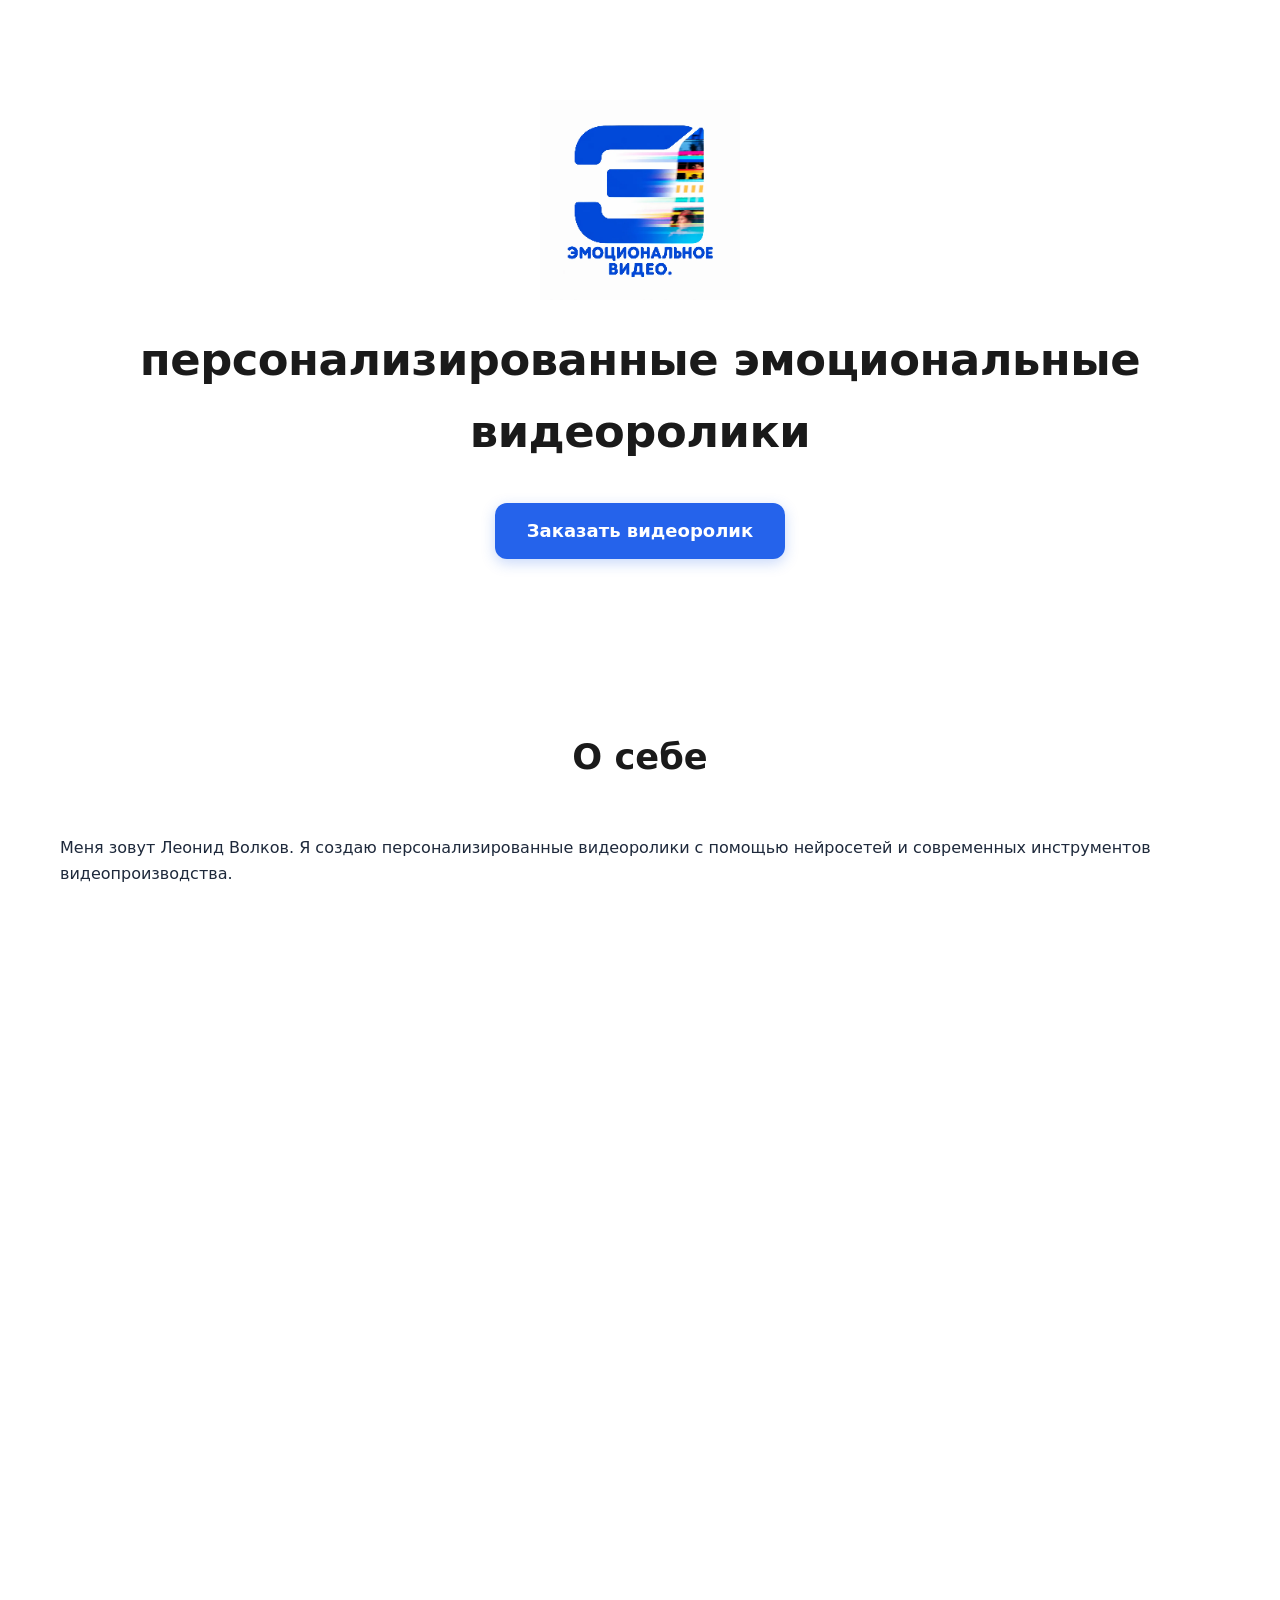
<file: index.html>
<!DOCTYPE html>
<html lang="ru">
<head>
  <meta charset="UTF-8" />
  <meta name="viewport" content="width=device-width, initial-scale=1.0"/>
  <title>Леонид Волков — Эмоциональное видео</title>
  <!-- style.css оставляем на случай, если там есть что-то важное -->
  <link rel="stylesheet" href="style.css" />
  <style>
    /* Базовые сбросы и гарантия скролла */
    html, body {
      height: 100%;
      margin: 0;
      padding: 0;
      overflow: auto; /* Гарантирует, что страница скроллится */
    }
    body {
      font-family: system-ui, -apple-system, Segoe UI, Roboto, Helvetica, Arial, sans-serif;
      color: #1e293b;
      background-color: #ffffff;
    }

    .container {
      max-width: 1200px;
      margin: 0 auto;
      padding: 0 20px;
    }

    .section {
      padding: 70px 0;
    }

    .hero {
      padding: 100px 0;
      text-align: center;
    }

    .btn-inline {
      display: inline-block;
      padding: 16px 32px;
      background-color: #2563eb;
      color: #ffffff !important;
      text-decoration: none;
      border-radius: 12px;
      font-weight: 600;
      text-align: center;
      box-shadow: 0 4px 14px rgba(37, 99, 235, 0.25);
      transition: all 0.3s ease;
      border: none;
      cursor: pointer;
      font-size: 18px;
      line-height: 1.3;
    }

    .btn-inline:hover {
      background-color: #1d4ed8;
      transform: translateY(-2px);
      box-shadow: 0 8px 20px rgba(37, 99, 235, 0.3);
    }

    .btn-inline.secondary {
      background-color: #f1f5f9;
      color: #1e293b !important;
    }

    .btn-inline.secondary:hover {
      background-color: #e2e8f0;
    }

    .portfolio-grid {
      display: grid;
      grid-template-columns: repeat(auto-fit, minmax(300px, 1fr));
      gap: 30px;
      margin-top: 30px;
      /* Явно задаём минимальную высоту, чтобы блок не схлопывался */
      min-height: 200px;
    }

    .portfolio-card {
      border: 1px solid #e2e8f0;
      padding: 24px;
      border-radius: 12px;
      background: #ffffff;
      /* Гарантируем, что карточка не схлопнется */
      min-height: 240px;
      display: flex;
      flex-direction: column;
      justify-content: space-between;
    }

    .cta-block {
      margin-top: 40px;
      text-align: center;
    }

    .pricing-wrapper {
      text-align: center;
      /* Уменьшили паддинг, чтобы блок не «ломал» высоту и не перекрывался */
      padding: 60px 20px;
      background-color: #ffffff;
      min-height: 200px;
    }

    .pricing-wrapper .btn-inline {
      padding: 20px 40px;
      font-size: 20px;
      border-radius: 12px;
    }

    .pricing-subtitle {
      margin-top: 24px;
      font-size: 18px;
      color: #64748b;
      font-weight: 400;
    }

    .services-list {
      list-style: none;
      padding: 0;
      margin: 24px 0;
    }

    .services-list li {
      margin-bottom: 12px;
      display: flex;
      align-items: flex-start;
    }

    .services-list li::before {
      content: "◆";
      margin-right: 10px;
      color: #2563eb;
      font-weight: bold;
    }
  </style>
</head>
<body>
  <header class="hero">
    <div class="container hero-content">
      <a href="/" class="logo-link">
        <img src="logo.png" alt="Логотип Эмоциональное видео" class="logo" />
      </a>
      <h1 class="hero-title">персонализированные эмоциональные видеоролики</h1>
     
      <!-- Рабочая ссылка на форму заказа -->
      <a href="https://emotion-vid-form.vercel.app/" target="_blank" rel="noopener noreferrer" class="btn-inline">Заказать видеоролик</a>
    </div>
  </header>

  <main class="container">
    <section id="about" class="section">
      <h2>О себе</h2>
      <p>Меня зовут Леонид Волков. Я создаю персонализированные видеоролики с помощью нейросетей и современных инструментов видеопроизводства.</p>
    </section>

    <section id="services" class="section">
      <h2>Что я делаю?</h2>
      <ul class="services-list">
        <li>Погружаю вас в любимые фильмы, сериалы и мультфильмы — станьте частью культовых сцен.</li>
        <li>Создаю реалистичный липсинк (Lip Sync) — синхронизацию движения губ с речью или песней.</li>
        <li>Делаю инфографику и анимацию для бизнеса и личных проектов.</li>
        <li>Пишу стихи, создаю музыку и превращаю идеи в уникальные видеоролики.</li>
      </ul>
      <div class="cta-block">
        <!-- Рабочая ссылка на форму заказа -->
        <a href="https://emotion-vid-form.vercel.app/" target="_blank" rel="noopener noreferrer" class="btn-inline">Заказать видеоролик</a>
      </div>
    </section>

    <section id="portfolio" class="section">
      <h2>Примеры работ</h2>
      <div class="portfolio-grid">
        <article class="portfolio-card">
          <div>
            <h3>Липсинк с голосом Жириновского В.В.</h3>
            <p>Реалистичная синхронизация губ под архивную речь. Использованы нейросети для ресинтеза голоса и ручная доводка ключевых кадров.</p>
          </div>
          <div style="margin-top: 20px;">
            <a href="https://disk.yandex.ru/i/XVsx-umc2unrLg" target="_blank" rel="noopener noreferrer" class="btn-inline secondary">Смотреть пример</a>
          </div>
        </article>
        <article class="portfolio-card">
          <div>
            <h3>Погружение в фильм</h3>
            <p>Я в фильме «Любовь и голуби». Генерация кадров в стиле фильма, композитинг, цветокоррекция под референс.</p>
          </div>
          <div style="margin-top: 20px;">
            <a href="https://disk.yandex.ru/i/4N3-dOm4tUbSUQ" target="_blank" rel="noopener noreferrer" class="btn-inline secondary">Смотреть пример</a>
          </div>
        </article>
        <article class="portfolio-card">
          <div>
            <h3>Стихи, вокал, музыка, липсинк и видеомонтаж</h3>
            <p>Полный цикл: написание текста, генерация музыки, запись вокала, липсинк и монтаж под единый стиль проекта.</p>
          </div>
          <div style="margin-top: 20px;">
            <a href="https://disk.yandex.ru/i/h8XkoGeru8q1Rg" target="_blank" rel="noopener noreferrer" class="btn-inline secondary">Смотреть пример</a>
          </div>
        </article>
      </div>

      <div class="cta-block">
        <!-- ИЗМЕНЕНИЕ: кнопка теперь ведёт на faq.html -->
        <a href="faq.html" class="btn-inline">Частые вопросы и ответы</a>
      </div>
    </section>

    <section id="pricing" class="pricing-wrapper">
      <a href="https://disk.yandex.ru/i/L6-0BLLnjl2rQQ" target="_blank" rel="noopener noreferrer" class="btn-inline">Тарифы</a>
      <p class="pricing-subtitle"></p>
    </section>
  </main>

  <footer>
    <div class="container">
      <p>Леонид Волков — AI‑ролики и видеомонтаж</p>
    </div>
  </footer>
</body>
</html>
</file>
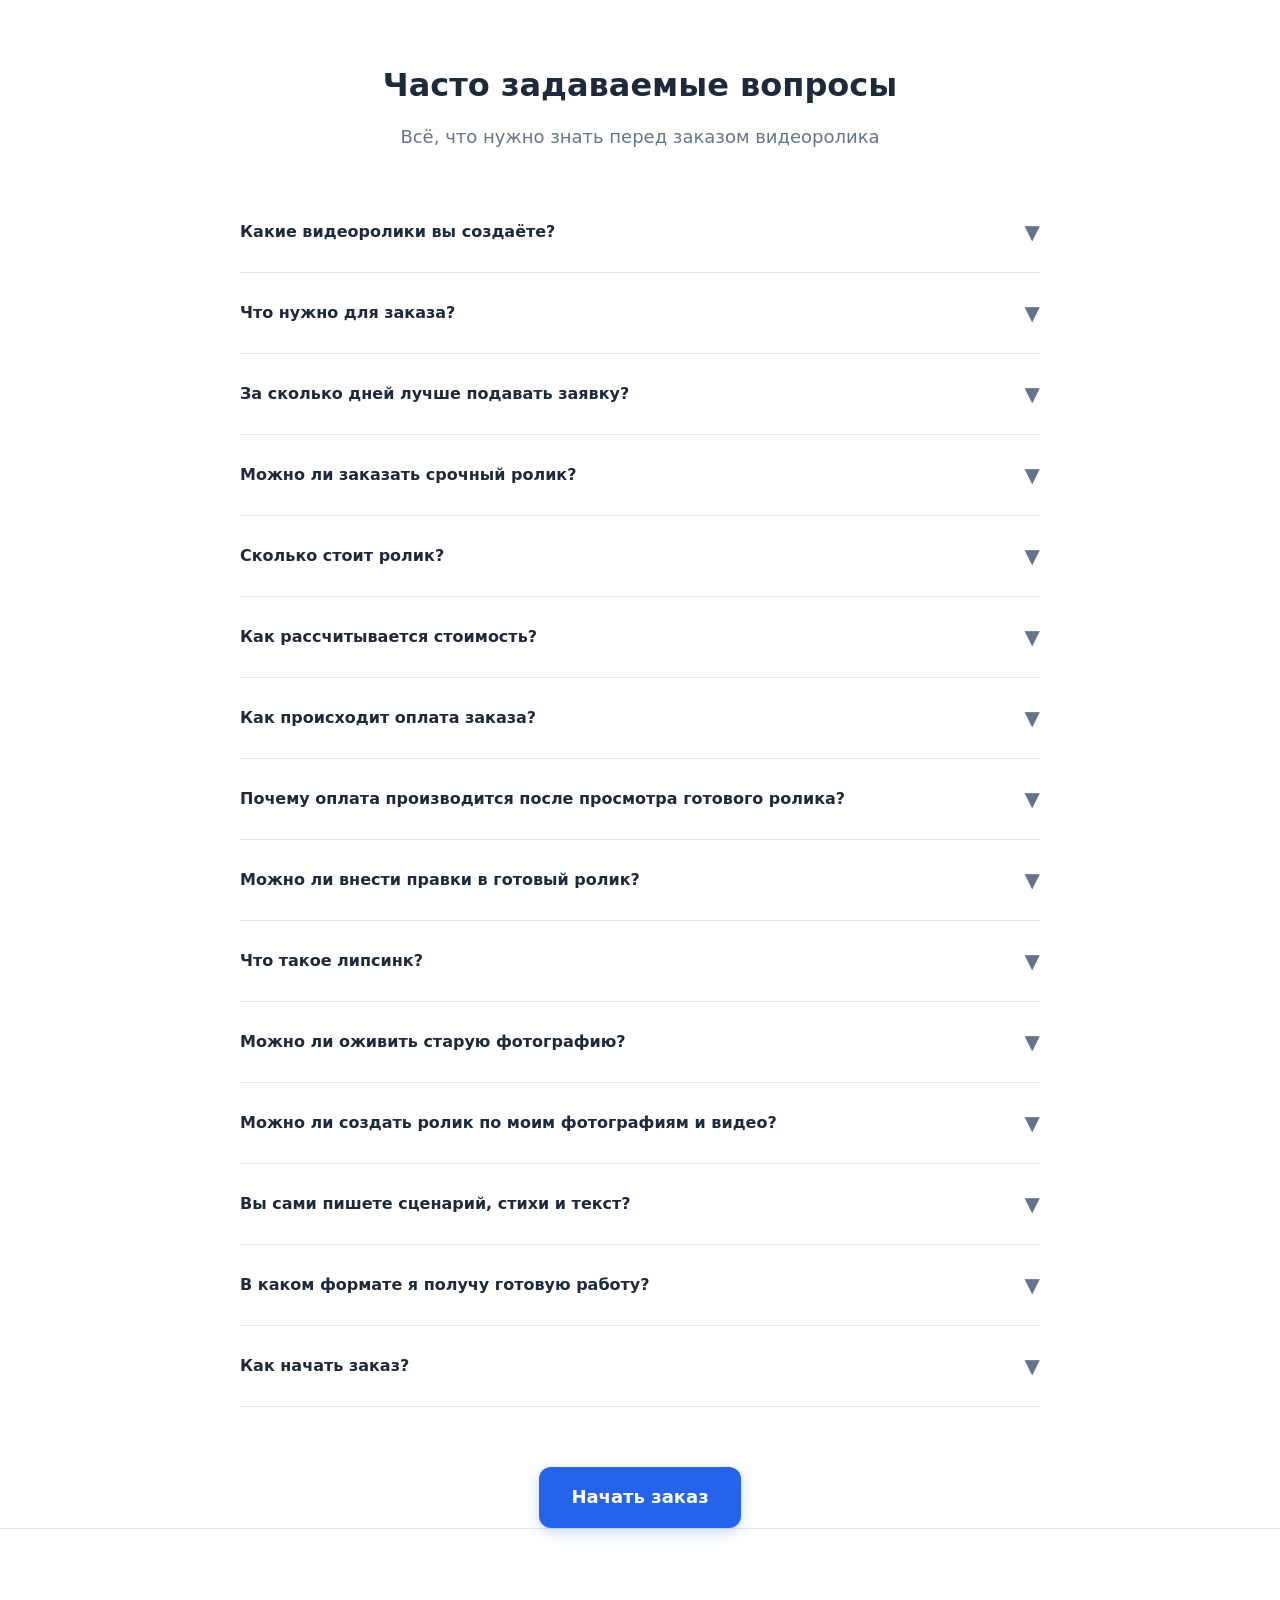
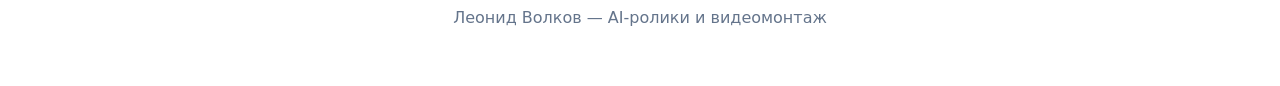
<file: faq.html>
<!DOCTYPE html>
<html lang="ru">
<head>
  <meta charset="UTF-8" />
  <meta name="viewport" content="width=device-width, initial-scale=1.0"/>
  <title>FAQ — Леонид Волков | AI‑ролики и видеомонтаж</title>
  <style>
    :root {
      --primary: #2563eb;
      --primary-hover: #1d4ed8;
      --bg: #ffffff;
      --text: #1e293b;
      --text-secondary: #64748b;
      --border: #e2e8f0;
      --container-max-width: 800px;
    }

    body {
      margin: 0;
      font-family: system-ui, -apple-system, Segoe UI, Roboto, Helvetica, Arial, sans-serif;
      color: var(--text);
      background-color: var(--bg);
      line-height: 1.6;
    }

    .container {
      max-width: var(--container-max-width);
      margin: 0 auto;
      padding: 0 20px;
    }

    header {
      padding: 60px 0 40px;
      text-align: center;
    }

    h1 {
      margin: 0 0 12px;
      font-size: 32px;
      color: var(--text);
    }

    .subtitle {
      margin: 0;
      color: var(--text-secondary);
      font-size: 18px;
    }

    .faq-list {
      list-style: none;
      padding: 0;
      margin: 0;
    }

    .faq-item {
      border-bottom: 1px solid var(--border);
    }

    .faq-question {
      display: flex;
      justify-content: space-between;
      align-items: center;
      padding: 24px 0;
      cursor: pointer;
      font-weight: 600;
      color: var(--text);
      transition: color 0.2s;
    }

    .faq-question:hover {
      color: var(--primary);
    }

    .faq-icon {
      font-size: 20px;
      color: var(--text-secondary);
      transition: transform 0.3s ease;
    }

    .faq-item.open .faq-icon {
      transform: rotate(180deg);
    }

    .faq-answer {
      max-height: 0;
      overflow: hidden;
      opacity: 0;
      transition: max-height 0.3s ease, opacity 0.3s ease;
      padding-bottom: 0;
    }

    .faq-item.open .faq-answer {
      max-height: 1000px;
      opacity: 1;
      padding-bottom: 24px;
    }

    .faq-answer p {
      margin: 0 0 12px;
      color: var(--text);
    }

    .faq-answer ul {
      margin: 0 0 12px;
      padding-left: 20px;
    }

    .faq-answer li {
      margin-bottom: 6px;
    }

    .cta-block {
      margin-top: 60px;
      text-align: center;
    }

    .btn-inline {
      display: inline-block;
      padding: 16px 32px;
      background-color: var(--primary);
      color: #ffffff !important;
      text-decoration: none;
      border-radius: 12px;
      font-weight: 600;
      box-shadow: 0 4px 14px rgba(37, 99, 235, 0.25);
      transition: all 0.3s ease;
      font-size: 18px;
    }

    .btn-inline:hover {
      background-color: var(--primary-hover);
      transform: translateY(-2px);
      box-shadow: 0 8px 20px rgba(37, 99, 235, 0.3);
    }

    footer {
      padding: 60px 0 40px;
      text-align: center;
      color: var(--text-secondary);
      border-top: 1px solid var(--border);
    }

    @media (max-width: 600px) {
      h1 { font-size: 28px; }
      .faq-question { padding: 16px 0; }
    }
  </style>
</head>
<body>
  <header>
    <div class="container">
      <h1>Часто задаваемые вопросы</h1>
      <p class="subtitle">Всё, что нужно знать перед заказом видеоролика</p>
    </div>
  </header>

  <main class="container">
    <ul class="faq-list">
      <!-- Вопрос 1 -->
      <li class="faq-item">
        <div class="faq-question">
          <span>Какие видеоролики вы создаёте?</span>
          <span class="faq-icon">▼</span>
        </div>
        <div class="faq-answer">
          <p>Я создаю персонализированные видеоролики различных форматов:</p>
          <ul>
            <li>поздравительные ролики;</li>
            <li>эмоциональные истории;</li>
            <li>музыкальные клипы;</li>
            <li>липсинк (синхронизация движения губ с речью или песней);</li>
            <li>оживление фотографий;</li>
            <li>ролики с анимацией и визуальными эффектами;</li>
            <li>видео с использованием современных нейросетей.</li>
          </ul>
        </div>
      </li>

      <!-- Вопрос 2 -->
      <li class="faq-item">
        <div class="faq-question">
          <span>Что нужно для заказа?</span>
          <span class="faq-icon">▼</span>
        </div>
        <div class="faq-answer">
          <p>В зависимости от задачи могут потребоваться:</p>
          <ul>
            <li>фотографии;</li>
            <li>видеозаписи;</li>
            <li>текст поздравления или пожелания;</li>
            <li>информация о человеке или событии;</li>
            <li>музыкальные предпочтения;</li>
            <li>примеры понравившихся роликов (при наличии).</li>
          </ul>
          <p>Если вы не знаете, что подготовить, я помогу определить необходимый набор материалов.</p>
        </div>
      </li>

      <!-- Вопрос 3 -->
      <li class="faq-item">
        <div class="faq-question">
          <span>За сколько дней лучше подавать заявку?</span>
          <span class="faq-icon">▼</span>
        </div>
        <div class="faq-answer">
          <p>Рекомендую подавать заявку минимум за 2 недели до события, которому будет посвящён ролик.</p>
          <p>Это позволяет спокойно согласовать идею, собрать материалы и качественно выполнить работу.</p>
        </div>
      </li>

      <!-- Вопрос 4 -->
      <li class="faq-item">
        <div class="faq-question">
          <span>Можно ли заказать срочный ролик?</span>
          <span class="faq-icon">▼</span>
        </div>
        <div class="faq-answer">
          <p>Да, если у меня есть свободное время для выполнения заказа.</p>
          <p>Возможность и стоимость срочного выполнения обсуждаются индивидуально.</p>
        </div>
      </li>

      <!-- Вопрос 5 -->
      <li class="faq-item">
        <div class="faq-question">
          <span>Сколько стоит ролик?</span>
          <span class="faq-icon">▼</span>
        </div>
        <div class="faq-answer">
          <p>Стоимость зависит от типа ролика, его длительности и сложности выполнения.</p>
          <p>Актуальные тарифы размещены в закреплённом посте сообщества.</p>
        </div>
      </li>

      <!-- Вопрос 6 -->
      <li class="faq-item">
        <div class="faq-question">
          <span>Как рассчитывается стоимость?</span>
          <span class="faq-icon">▼</span>
        </div>
        <div class="faq-answer">
          <p>Стоимость рассчитывается исходя из длительности готового ролика или аудиофайла и действующего тарифа на выбранную услугу.</p>
        </div>
      </li>

      <!-- Вопрос 7 -->
      <li class="faq-item">
        <div class="faq-question">
          <span>Как происходит оплата заказа?</span>
          <span class="faq-icon">▼</span>
        </div>
        <div class="faq-answer">
          <p>Я работаю по системе постоплаты.</p>
          <p>После завершения работы вы получаете готовый ролик (или ссылку на него) с водяными знаками для предварительного просмотра.</p>
          <p>Если результат вас устраивает и замечаний нет, я сообщаю итоговую стоимость в соответствии с действующим тарифом и длительностью готового ролика (или аудиофайла, если выполнялась работа по созданию вокала и музыкального сопровождения).</p>
          <p>Оплата производится через Систему быстрых платежей (СБП) по QR‑коду, который я отправляю вместе с суммой к оплате.</p>
          <p>После поступления оплаты вы получаете ссылку на скачивание финальной версии без водяных знаков.</p>
        </div>
      </li>

      <!-- Вопрос 8 -->
      <li class="faq-item">
        <div class="faq-question">
          <span>Почему оплата производится после просмотра готового ролика?</span>
          <span class="faq-icon">▼</span>
        </div>
        <div class="faq-answer">
          <p>Мне важно, чтобы заказчик видел результат работы до оплаты и был уверен, что ролик соответствует его ожиданиям.</p>
          <p>Поэтому сначала я предоставляю готовую версию для просмотра с водяными знаками, а после согласования и оплаты передаю финальный файл без водяных знаков.</p>
        </div>
      </li>

      <!-- Вопрос 9 -->
      <li class="faq-item">
        <div class="faq-question">
          <span>Можно ли внести правки в готовый ролик?</span>
          <span class="faq-icon">▼</span>
        </div>
        <div class="faq-answer">
          <p>Да.</p>
          <p>После получения предварительной версии с водяными знаками вы можете сообщить свои замечания и пожелания.</p>
          <p>Если правки соответствуют первоначальному техническому заданию, они будут внесены до передачи финальной версии.</p>
        </div>
      </li>

      <!-- Вопрос 10 -->
      <li class="faq-item">
        <div class="faq-question">
          <span>Что такое липсинк?</span>
          <span class="faq-icon">▼</span>
        </div>
        <div class="faq-answer">
          <p>Липсинк (Lip Sync) — это технология синхронизации движения губ персонажа с речью или песней.</p>
          <p>В результате создаётся эффект, будто человек на фотографии или в видео действительно говорит или поёт.</p>
        </div>
      </li>

      <!-- Вопрос 11 -->
      <li class="faq-item">
        <div class="faq-question">
          <span>Можно ли оживить старую фотографию?</span>
          <span class="faq-icon">▼</span>
        </div>
        <div class="faq-answer">
          <p>Да.</p>
          <p>С помощью современных технологий можно добавить движения, мимику, поворот головы, речь или музыкальное сопровождение, сохранив атмосферу оригинального снимка.</p>
        </div>
      </li>

      <!-- Вопрос 12 -->
      <li class="faq-item">
        <div class="faq-question">
          <span>Можно ли создать ролик по моим фотографиям и видео?</span>
          <span class="faq-icon">▼</span>
        </div>
        <div class="faq-answer">
          <p>Да.</p>
          <p>Большинство персонализированных роликов создаётся именно на основе материалов, предоставленных заказчиком.</p>
        </div>
      </li>

      <!-- Вопрос 13 -->
      <li class="faq-item">
        <div class="faq-question">
          <span>Вы сами пишете сценарий, стихи и текст?</span>
          <span class="faq-icon">▼</span>
        </div>
        <div class="faq-answer">
          <p>Да.</p>
          <p>При необходимости я могу помочь с разработкой идеи ролика, написанием сценария, стихов, текста поздравления и подбором музыкального сопровождения.</p>
        </div>
      </li>

      <!-- Вопрос 14 -->
      <li class="faq-item">
        <div class="faq-question">
          <span>В каком формате я получу готовую работу?</span>
          <span class="faq-icon">▼</span>
        </div>
        <div class="faq-answer">
          <p>Готовый ролик передаётся в цифровом формате, удобном для просмотра на смартфонах, компьютерах, телевизорах, а также для публикации в социальных сетях и мессенджерах.</p>
        </div>
      </li>

      <!-- Вопрос 15 -->
      <li class="faq-item">
        <div class="faq-question">
          <span>Как начать заказ?</span>
          <span class="faq-icon">▼</span>
        </div>
        <div class="faq-answer">
          <p>Напишите мне и расскажите:</p>
          <ul>
            <li>какому событию посвящён ролик;</li>
            <li>для кого он создаётся;</li>
            <li>какие эмоции вы хотите передать;</li>
            <li>есть ли у вас материалы для работы.</li>
          </ul>
          <p>После этого мы обсудим идею, сроки и детали проекта.</p>
        </div>
      </li>
    </ul>

    <div class="cta-block">
      <a href="https://emotion-vid-form.vercel.app/" target="_blank" rel="noopener noreferrer" class="btn-inline">Начать заказ</a>
    </div>
  </main>

  <footer>
    <div class="container">
      <p>Леонид Волков — AI‑ролики и видеомонтаж</p>
    </div>
  </footer>

  <script>
    const items = document.querySelectorAll('.faq-item');

    items.forEach(item => {
      const question = item.querySelector('.faq-question');
      question.addEventListener('click', () => {
        // Закрываем все остальные
        items.forEach(i => i.classList.remove('open'));
        // Открываем текущий, если он не открыт
        if (item !== document.querySelector('.faq-item.open')) {
          item.classList.add('open');
        }
      });
    });
  </script>
</body>
</html>
</file>
<file: style.css>
/* --- Общие настройки --- */
:root {
  --primary-color: #0056b3;       /* Более глубокий синий, как на логотипе */
  --primary-hover: #003d82;      /* Цвет при наведении */
  --text-dark: #1a1a1a;           /* Почти чёрный, но мягче для глаз */
  --text-gray: #555555;          /* Серый для второстепенного текста */
  --bg-light: #f4f6f8;           /* Лёгкий серо-голубой фон вместо чисто белого */
  --border-color: #e0e0e0;
  --container-width: 1100px;
}

* {
  box-sizing: border-box;
  margin: 0;
  padding: 0;
}

body {
  /* Современный стек шрифтов: выглядит дорого и читается отлично */
  font-family: -apple-system, BlinkMacSystemFont, "Segoe UI", Roboto, "Helvetica Neue", Arial, sans-serif;
  color: var(--text-dark);
  line-height: 1.6;
  background-color: var(--bg-light);
}

.container {
  max-width: var(--container-width);
  margin: 0 auto;
  padding: 0 20px;
}

a {
  text-decoration: none;
  color: inherit;
}

ul {
  list-style: none;
}

/* --- Hero-секция (первый экран) --- */
.hero {
  background-color: #ffffff;
  padding: 60px 0;
  text-align: center;
}

.hero-content {
  display: flex;
  flex-direction: column;
  align-items: center;
  gap: 24px;
}

.logo {
  max-width: 200px;
  height: auto;
  display: block;
}

.hero-info {
  text-align: center;
  max-width: 600px;
}

.hero-title {
  font-size: 2.8rem;
  font-weight: 700;
  color: var(--text-dark);
  margin: 0 0 12px;
  letter-spacing: -0.5px;
}

.hero-subtitle {
  font-size: 1.15rem;
  color: var(--text-gray);
  margin-bottom: 28px;
}

/* --- Кнопки (единый стиль для всех) --- */
.btn {
  display: inline-block;
  padding: 16px 36px;
  border-radius: 8px;
  font-weight: 600;
  font-size: 1rem;
  transition: all 0.3s cubic-bezier(0.25, 1, 0.5, 1);
  text-align: center;
  box-shadow: 0 4px 6px rgba(0, 86, 179, 0.15);
}

.btn-primary {
  background-color: var(--primary-color);
  color: #ffffff;
}

.btn-primary:hover {
  background-color: var(--primary-hover);
  transform: translateY(-2px);
  box-shadow: 0 6px 12px rgba(0, 86, 179, 0.25);
}

.btn-secondary {
  background-color: #ffffff;
  color: var(--text-dark);
  border: 1px solid var(--border-color);
}

.btn-secondary:hover {
  background-color: #f9f9f9;
  border-color: var(--border-color);
  transform: translateY(-1px);
}

/* --- Секции --- */
.section {
  padding: 70px 0;
}

h2 {
  font-size: 2.2rem;
  text-align: center;
  margin-bottom: 50px;
  color: var(--text-dark);
  font-weight: 700;
}

.services-list li {
  margin-bottom: 18px;
  color: var(--text-gray);
  display: flex;
  align-items: flex-start;
}

.services-list li::before {
  content: "🔹";
  margin-right: 10px;
  display: inline-block;
  line-height: 1.4;
}

.cta-block {
  margin-top: 40px;
  text-align: center;
}

/* --- Портфолио (примеры работ) --- */
.portfolio-grid {
  display: grid;
  grid-template-columns: repeat(auto-fit, minmax(300px, 1fr));
  gap: 30px;
}

.portfolio-card {
  background: #ffffff;
  border: 1px solid var(--border-color);
  padding: 30px;
  border-radius: 12px;
  display: flex;
  flex-direction: column;
  box-shadow: 0 2px 8px rgba(0,0,0,0.03);
  transition: transform 0.3s ease;
}

.portfolio-card:hover {
  transform: translateY(-4px);
  box-shadow: 0 8px 20px rgba(0,0,0,0.08);
  border-color: transparent;
}

.portfolio-card h3 {
  margin-top: 0;
  margin-bottom: 16px;
  color: var(--text-dark);
  font-size: 1.3rem;
}

.portfolio-card p {
  color: var(--text-gray);
  margin-bottom: 24px;
  flex-grow: 1;
}

.link-btn {
  color: var(--primary-color);
  font-weight: 600;
  align-self: flex-start;
  display: inline-block;
  padding: 10px 20px;
  background: #f0f7ff;
  border-radius: 6px;
  transition: all 0.2s;
}

.link-btn:hover {
  background: var(--primary-color);
  color: #ffffff;
}

/* --- Footer --- */
footer {
  background-color: #ffffff;
  padding: 40px 0;
  text-align: center;
  color: #888;
  border-top: 1px solid var(--border-color);
}

/* --- Адаптивность (мобильные) --- */
@media (max-width: 768px) {
  .hero-title {
    font-size: 2.2rem;
  }
  
  .hero-content {
    padding: 0 16px;
  }

  .section {
    padding: 50px 0;
  }
}
</file>
